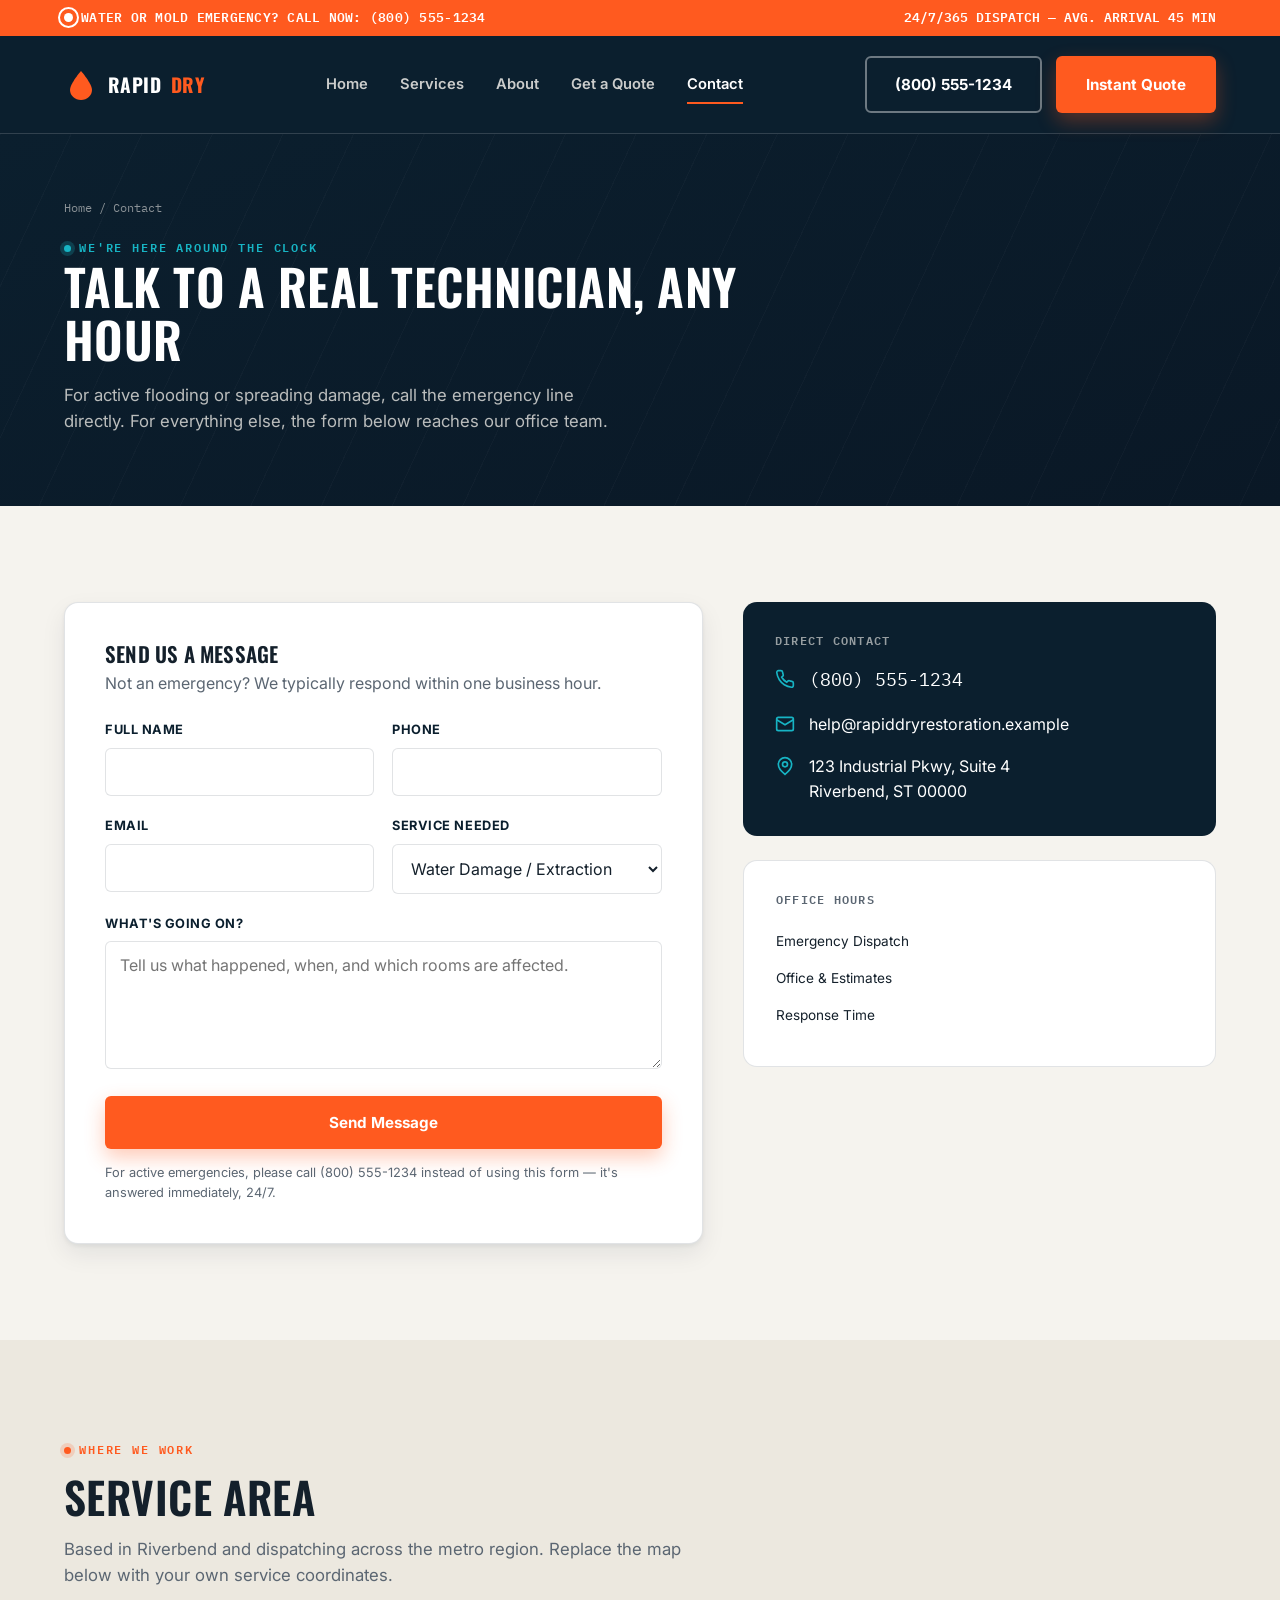
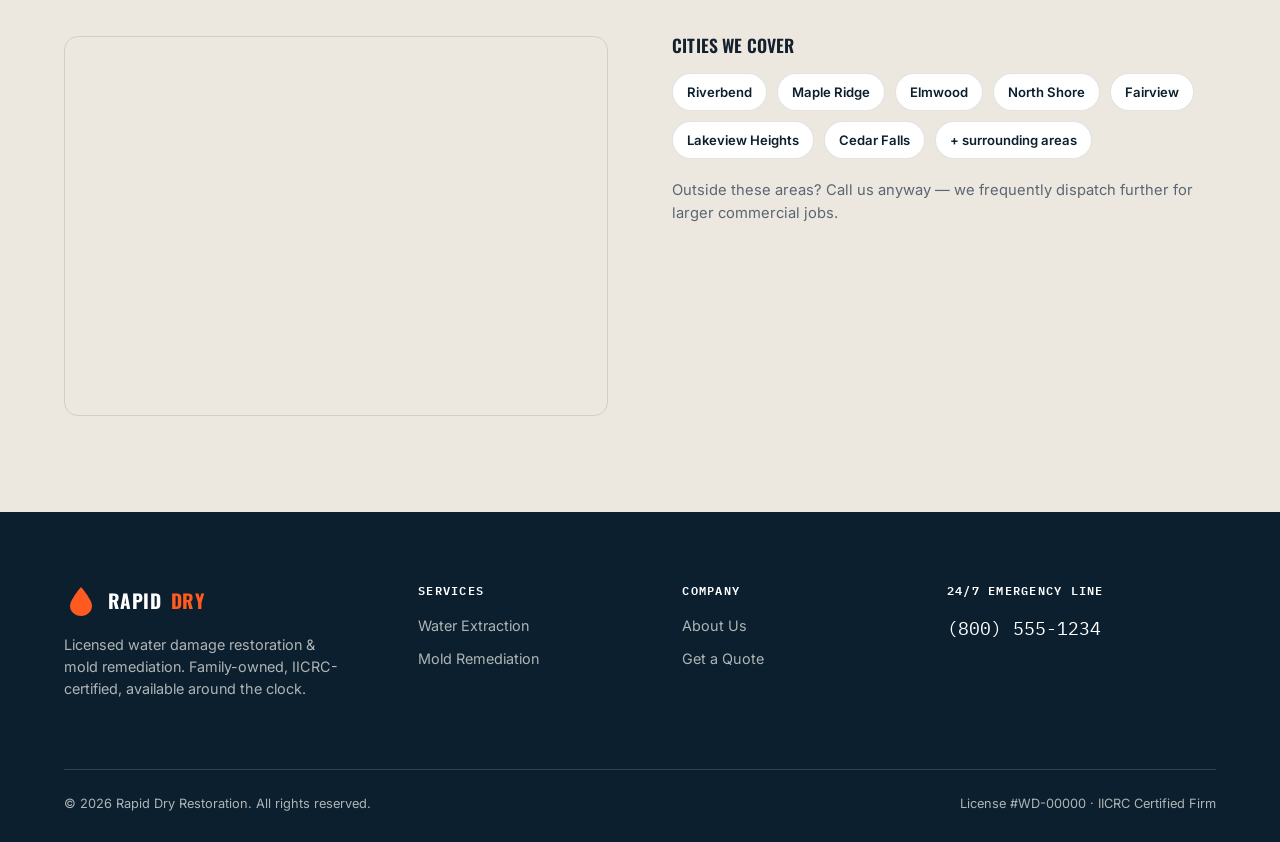
<file: contact.html>
<!DOCTYPE html>
<html lang="en">
<head>
<meta charset="UTF-8">
<meta name="viewport" content="width=device-width, initial-scale=1.0">
<title>Contact Us | Rapid Dry Restoration</title>
<meta name="description" content="Reach Rapid Dry Restoration 24/7 for water damage and mold remediation emergencies. Call, email, or send a message.">
<link rel="stylesheet" href="css/style.css">
</head>
<body>

<div class="topbar">
  <div class="container">
    <a href="tel:+18005551234" class="topbar-phone"><span class="pulse-dot"></span> WATER OR MOLD EMERGENCY? CALL NOW: (800) 555-1234</a>
    <span>24/7/365 DISPATCH &mdash; AVG. ARRIVAL 45 MIN</span>
  </div>
</div>

<header class="site-header">
  <div class="container">
    <a href="index.html" class="brand">
      <svg class="brand-mark" viewBox="0 0 34 34" fill="none" xmlns="http://www.w3.org/2000/svg">
        <path d="M17 3C17 3 6 15.5 6 22C6 27.5 10.9 32 17 32C23.1 32 28 27.5 28 22C28 15.5 17 3 17 3Z" fill="#FF5A1F"/>
      </svg>
      Rapid<span>Dry</span>
    </a>
    <nav class="nav-links" id="navLinks">
      <a href="index.html">Home</a>
      <a href="services.html">Services</a>
      <a href="about.html">About</a>
      <a href="quote.html">Get a Quote</a>
      <a href="contact.html">Contact</a>
    </nav>
    <div class="nav-cta">
      <a href="tel:+18005551234" class="btn btn-outline">(800) 555-1234</a>
      <a href="quote.html" class="btn btn-primary">Instant Quote</a>
      <button class="nav-toggle" id="navToggle" aria-label="Toggle menu" aria-expanded="false"><span></span></button>
    </div>
  </div>
</header>

<section class="page-hero">
  <div class="container">
    <div class="breadcrumb"><a href="index.html">Home</a> / Contact</div>
    <span class="eyebrow on-dark">We're Here Around The Clock</span>
    <h1>Talk to a real technician, any hour</h1>
    <p>For active flooding or spreading damage, call the emergency line directly. For everything else, the form below reaches our office team.</p>
  </div>
</section>

<section class="section">
  <div class="container">
    <div class="quote-layout">
      <div class="form-card reveal">
        <h3 style="font-size:1.3rem; text-transform:uppercase; margin-bottom:6px;">Send Us a Message</h3>
        <p style="color:var(--concrete); margin-bottom:24px;">Not an emergency? We typically respond within one business hour.</p>
        <form data-form action="https://formspree.io/f/YOUR_FORM_ID" method="POST">
          <input type="hidden" name="_subject" value="New contact form submission">
          <div class="field-row">
            <div class="field"><label for="cName">Full Name</label><input type="text" id="cName" name="Name" required></div>
            <div class="field"><label for="cPhone">Phone</label><input type="tel" id="cPhone" name="Phone" required></div>
          </div>
          <div class="field-row">
            <div class="field"><label for="cEmail">Email</label><input type="email" id="cEmail" name="Email" required></div>
            <div class="field">
              <label for="cService">Service Needed</label>
              <select id="cService" name="Service">
                <option>Water Damage / Extraction</option>
                <option>Mold Remediation</option>
                <option>Sewage / Black Water</option>
                <option>Storm / Flood Damage</option>
                <option>Reconstruction</option>
                <option>Not sure / General question</option>
              </select>
            </div>
          </div>
          <div class="field">
            <label for="cMessage">What's going on?</label>
            <textarea id="cMessage" name="Message" rows="5" placeholder="Tell us what happened, when, and which rooms are affected." required></textarea>
          </div>
          <button type="submit" class="btn btn-primary btn-block">Send Message</button>
          <p class="form-note">For active emergencies, please call (800) 555-1234 instead of using this form &mdash; it's answered immediately, 24/7.</p>
        </form>
        <div class="form-success">
          <div class="icon"><svg width="28" height="28" viewBox="0 0 24 24" fill="none" stroke="currentColor" stroke-width="2.5"><path d="M20 6L9 17l-5-5"/></svg></div>
          <h3>Message Sent</h3>
          <p>Thanks &mdash; our team will get back to you within one business hour.</p>
        </div>
      </div>

      <div class="reveal">
        <div style="background:var(--ink); color:#fff; border-radius:var(--radius-lg); padding:32px; margin-bottom:24px;">
          <h4 style="font-family:var(--font-mono); font-size:0.78rem; letter-spacing:0.1em; text-transform:uppercase; color:rgba(245,243,238,0.6); margin-bottom:18px;">Direct Contact</h4>
          <div style="display:flex; align-items:center; gap:14px; margin-bottom:18px;">
            <svg width="20" height="20" viewBox="0 0 24 24" fill="none" stroke="#17B4C4" stroke-width="2"><path d="M22 16.92v3a2 2 0 0 1-2.18 2 19.79 19.79 0 0 1-8.63-3.07 19.5 19.5 0 0 1-6-6 19.79 19.79 0 0 1-3.07-8.67A2 2 0 0 1 4.11 2h3a2 2 0 0 1 2 1.72c.127.96.361 1.903.7 2.81a2 2 0 0 1-.45 2.11L8.09 9.91a16 16 0 0 0 6 6l1.27-1.27a2 2 0 0 1 2.11-.45c.907.339 1.85.573 2.81.7A2 2 0 0 1 22 16.92z"/></svg>
            <a href="tel:+18005551234" style="font-family:var(--font-mono); font-size:1.15rem;">(800) 555-1234</a>
          </div>
          <div style="display:flex; align-items:center; gap:14px; margin-bottom:18px;">
            <svg width="20" height="20" viewBox="0 0 24 24" fill="none" stroke="#17B4C4" stroke-width="2"><rect x="2" y="4" width="20" height="16" rx="2"/><path d="m2 7 10 6 10-6"/></svg>
            <a href="mailto:help@rapiddryrestoration.example">help@rapiddryrestoration.example</a>
          </div>
          <div style="display:flex; align-items:flex-start; gap:14px;">
            <svg width="20" height="20" viewBox="0 0 24 24" fill="none" stroke="#17B4C4" stroke-width="2" style="margin-top:2px;"><path d="M20 10c0 6-8 12-8 12s-8-6-8-12a8 8 0 0 1 16 0Z"/><circle cx="12" cy="10" r="3"/></svg>
            <span>123 Industrial Pkwy, Suite 4<br>Riverbend, ST 00000</span>
          </div>
        </div>
        <div style="background:#fff; border:1px solid var(--line); border-radius:var(--radius-lg); padding:32px;">
          <h4 style="font-size:0.78rem; letter-spacing:0.1em; text-transform:uppercase; color:var(--concrete); margin-bottom:16px; font-family:var(--font-mono);">Office Hours</h4>
          <div class="qc-summary-row" style="color:var(--text);"><span>Emergency Dispatch</span><b>24/7 / 365</b></div>
          <div class="qc-summary-row" style="color:var(--text);"><span>Office &amp; Estimates</span><b>Mon&ndash;Sat, 7am&ndash;7pm</b></div>
          <div class="qc-summary-row" style="color:var(--text);"><span>Response Time</span><b>Avg. 45 min</b></div>
        </div>
      </div>
    </div>
  </div>
</section>

<!-- SERVICE AREA -->
<section class="section section--band" id="areas">
  <div class="container">
    <div class="section-head reveal">
      <span class="eyebrow">Where We Work</span>
      <h2>Service area</h2>
      <p>Based in Riverbend and dispatching across the metro region. Replace the map below with your own service coordinates.</p>
    </div>
    <div class="split reveal" style="align-items:flex-start;">
      <div class="map-embed">
        <iframe
          src="https://www.openstreetmap.org/export/embed.html?bbox=-74.03%2C40.68%2C-73.92%2C40.78&amp;layer=mapnik"
          loading="lazy"
          title="Service area map">
        </iframe>
      </div>
      <div>
        <h3 style="font-size:1.1rem; text-transform:uppercase; margin-bottom:16px;">Cities we cover</h3>
        <div class="area-badges">
          <span class="tag-pill">Riverbend</span>
          <span class="tag-pill">Maple Ridge</span>
          <span class="tag-pill">Elmwood</span>
          <span class="tag-pill">North Shore</span>
          <span class="tag-pill">Fairview</span>
          <span class="tag-pill">Lakeview Heights</span>
          <span class="tag-pill">Cedar Falls</span>
          <span class="tag-pill">+ surrounding areas</span>
        </div>
        <p style="color:var(--concrete); margin-top:20px; font-size:0.92rem;">Outside these areas? Call us anyway &mdash; we frequently dispatch further for larger commercial jobs.</p>
      </div>
    </div>
  </div>
</section>

<footer class="site-footer">
  <div class="container">
    <div class="footer-grid">
      <div class="footer-brand">
        <a href="index.html" class="brand" style="color:#fff;">
          <svg class="brand-mark" viewBox="0 0 34 34" fill="none" xmlns="http://www.w3.org/2000/svg">
            <path d="M17 3C17 3 6 15.5 6 22C6 27.5 10.9 32 17 32C23.1 32 28 27.5 28 22C28 15.5 17 3 17 3Z" fill="#FF5A1F"/>
          </svg>
          Rapid<span>Dry</span>
        </a>
        <p>Licensed water damage restoration &amp; mold remediation. Family-owned, IICRC-certified, available around the clock.</p>
      </div>
      <div>
        <h4>Services</h4>
        <ul>
          <li><a href="services.html#extraction">Water Extraction</a></li>
          <li><a href="services.html#mold">Mold Remediation</a></li>
        </ul>
      </div>
      <div>
        <h4>Company</h4>
        <ul>
          <li><a href="about.html">About Us</a></li>
          <li><a href="quote.html">Get a Quote</a></li>
        </ul>
      </div>
      <div>
        <h4>24/7 Emergency Line</h4>
        <ul>
          <li><a href="tel:+18005551234" style="font-family:var(--font-mono); font-size:1.1rem; color:#fff;">(800) 555-1234</a></li>
        </ul>
      </div>
    </div>
    <div class="footer-bottom">
      <span>&copy; <span data-year>2026</span> Rapid Dry Restoration. All rights reserved.</span>
      <span>License #WD-00000 &middot; IICRC Certified Firm</span>
    </div>
  </div>
</footer>

<script src="js/main.js"></script>
</body>
</html>
</file>
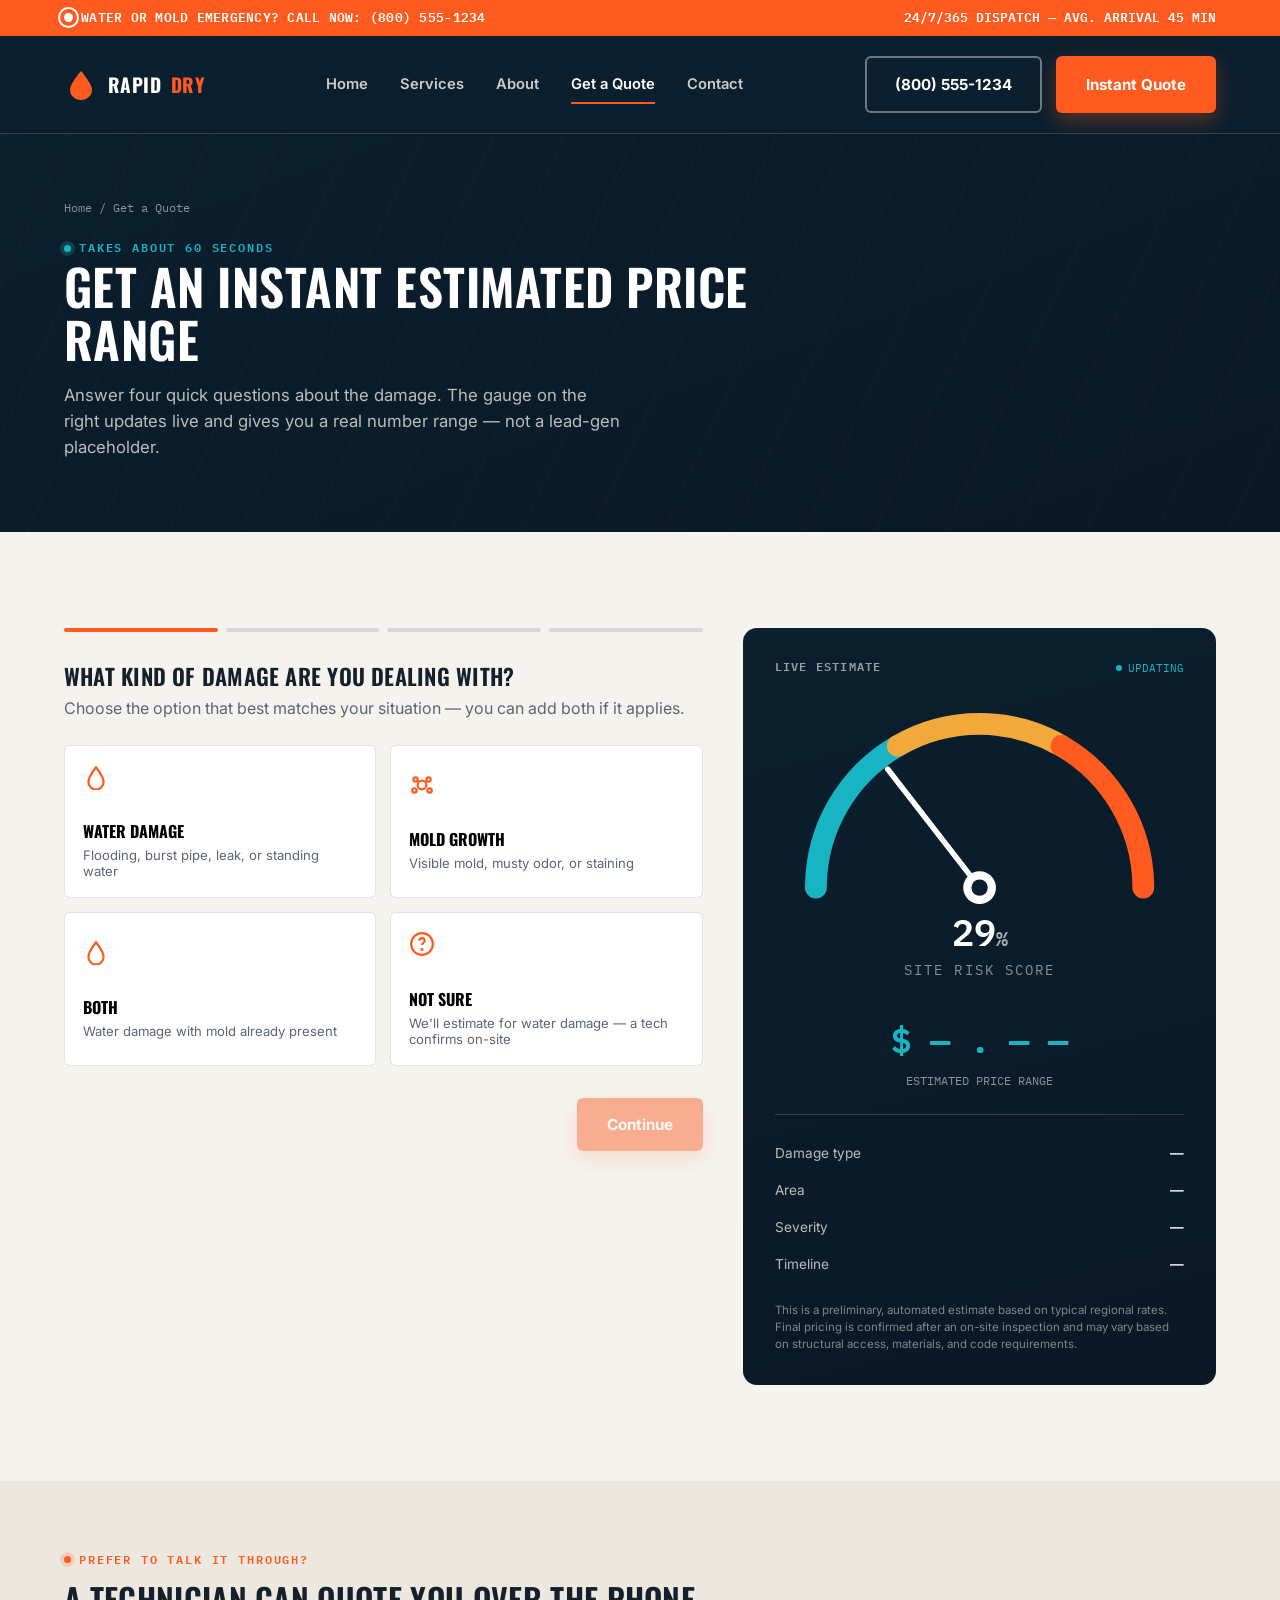
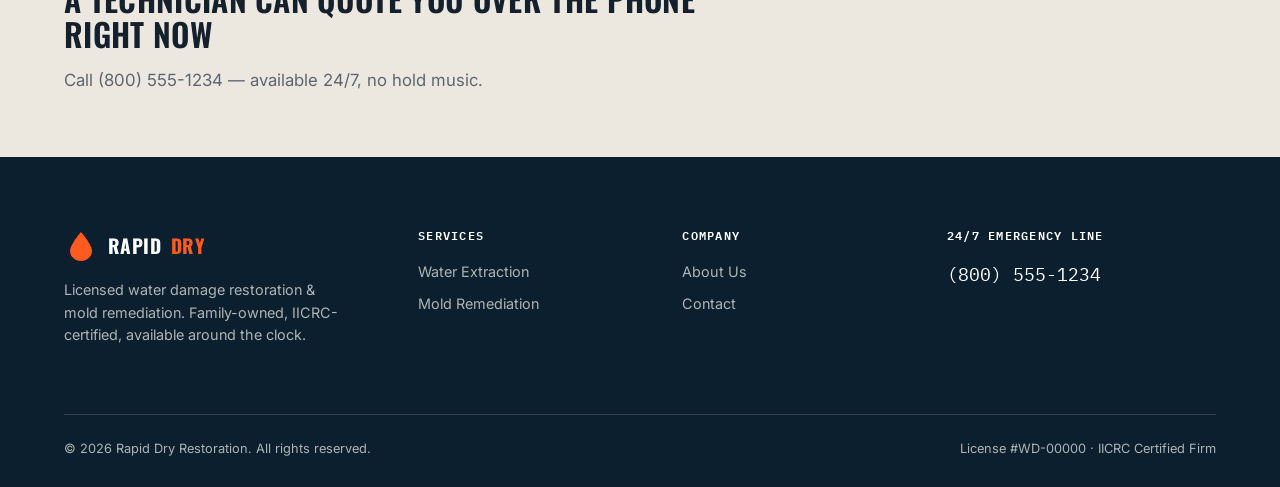
<file: quote.html>
<!DOCTYPE html>
<html lang="en">
<head>
<meta charset="UTF-8">
<meta name="viewport" content="width=device-width, initial-scale=1.0">
<title>Instant Quote Calculator | Rapid Dry Restoration</title>
<meta name="description" content="Get an instant estimated price range for water damage restoration or mold remediation based on your square footage, damage type, and severity.">
<link rel="stylesheet" href="css/style.css">
</head>
<body>

<div class="topbar">
  <div class="container">
    <a href="tel:+18005551234" class="topbar-phone"><span class="pulse-dot"></span> WATER OR MOLD EMERGENCY? CALL NOW: (800) 555-1234</a>
    <span>24/7/365 DISPATCH &mdash; AVG. ARRIVAL 45 MIN</span>
  </div>
</div>

<header class="site-header">
  <div class="container">
    <a href="index.html" class="brand">
      <svg class="brand-mark" viewBox="0 0 34 34" fill="none" xmlns="http://www.w3.org/2000/svg">
        <path d="M17 3C17 3 6 15.5 6 22C6 27.5 10.9 32 17 32C23.1 32 28 27.5 28 22C28 15.5 17 3 17 3Z" fill="#FF5A1F"/>
      </svg>
      Rapid<span>Dry</span>
    </a>
    <nav class="nav-links" id="navLinks">
      <a href="index.html">Home</a>
      <a href="services.html">Services</a>
      <a href="about.html">About</a>
      <a href="quote.html">Get a Quote</a>
      <a href="contact.html">Contact</a>
    </nav>
    <div class="nav-cta">
      <a href="tel:+18005551234" class="btn btn-outline">(800) 555-1234</a>
      <a href="quote.html" class="btn btn-primary">Instant Quote</a>
      <button class="nav-toggle" id="navToggle" aria-label="Toggle menu" aria-expanded="false"><span></span></button>
    </div>
  </div>
</header>

<section class="page-hero">
  <div class="container">
    <div class="breadcrumb"><a href="index.html">Home</a> / Get a Quote</div>
    <span class="eyebrow on-dark">Takes About 60 Seconds</span>
    <h1>Get an instant estimated price range</h1>
    <p>Answer four quick questions about the damage. The gauge on the right updates live and gives you a real number range &mdash; not a lead-gen placeholder.</p>
  </div>
</section>

<section class="section">
  <div class="container">
    <div class="quote-layout" id="quoteCalculator">

      <!-- ===== LEFT: WIZARD ===== -->
      <div>
        <div class="qc-steps">
          <div class="dot" data-dot="1"></div>
          <div class="dot" data-dot="2"></div>
          <div class="dot" data-dot="3"></div>
          <div class="dot" data-dot="4"></div>
        </div>

        <!-- STEP 1: Damage type -->
        <div class="qc-panel" data-step="1">
          <h3>What kind of damage are you dealing with?</h3>
          <p class="hint">Choose the option that best matches your situation &mdash; you can add both if it applies.</p>
          <div class="option-grid">
            <button type="button" class="option-card" data-damage-type="water">
              <div class="icon"><svg width="26" height="26" viewBox="0 0 24 24" fill="none" stroke="currentColor" stroke-width="2"><path d="M12 22s8-4.5 8-11V5l-8-3-8 3v6c0 6.5 8 11 8 11z" opacity="0"/><path d="M12 3C12 3 5 12 5 16.5A7 7 0 0 0 19 16.5C19 12 12 3 12 3Z"/></svg></div>
              <h5>Water Damage</h5>
              <p>Flooding, burst pipe, leak, or standing water</p>
            </button>
            <button type="button" class="option-card" data-damage-type="mold">
              <div class="icon"><svg width="26" height="26" viewBox="0 0 24 24" fill="none" stroke="currentColor" stroke-width="2"><circle cx="12" cy="12" r="4"/><circle cx="6" cy="7" r="2"/><circle cx="18" cy="7" r="2"/><circle cx="5" cy="17" r="2"/><circle cx="19" cy="17" r="2"/></svg></div>
              <h5>Mold Growth</h5>
              <p>Visible mold, musty odor, or staining</p>
            </button>
            <button type="button" class="option-card" data-damage-type="both">
              <div class="icon"><svg width="26" height="26" viewBox="0 0 24 24" fill="none" stroke="currentColor" stroke-width="2"><path d="M12 3C12 3 5 12 5 16.5A7 7 0 0 0 19 16.5C19 12 12 3 12 3Z"/></svg></div>
              <h5>Both</h5>
              <p>Water damage with mold already present</p>
            </button>
            <button type="button" class="option-card" data-damage-type="water" data-note="unsure">
              <div class="icon"><svg width="26" height="26" viewBox="0 0 24 24" fill="none" stroke="currentColor" stroke-width="2"><circle cx="12" cy="12" r="10"/><path d="M9.5 9a2.5 2.5 0 0 1 5 0c0 1.5-2.5 2-2.5 4"/><circle cx="12" cy="17" r="0.5" fill="currentColor"/></svg></div>
              <h5>Not Sure</h5>
              <p>We'll estimate for water damage &mdash; a tech confirms on-site</p>
            </button>
          </div>
          <div class="qc-nav">
            <span></span>
            <button type="button" class="btn btn-primary" data-qc-next="1" disabled>Continue</button>
          </div>
          <p class="qc-error" data-qc-error>Pick an option above to continue.</p>
        </div>

        <!-- STEP 2: Square footage -->
        <div class="qc-panel" data-step="2">
          <h3>About how large is the affected area?</h3>
          <p class="hint">A rough estimate is fine &mdash; we'll confirm exact measurements on-site.</p>
          <div class="slider-block">
            <div class="slider-value"><span id="sqftValue">900</span> <span>sq ft</span></div>
            <input type="range" id="sqftSlider" min="100" max="5000" step="50" value="900">
            <div class="slider-scale"><span>100</span><span>1,250</span><span>2,500</span><span>3,750</span><span>5,000+</span></div>
          </div>
          <div class="qc-nav">
            <button type="button" class="btn btn-outline" data-qc-back>Back</button>
            <button type="button" class="btn btn-primary" data-qc-next="2">Continue</button>
          </div>
        </div>

        <!-- STEP 3: Severity -->
        <div class="qc-panel" data-step="3">
          <h3>How severe is it?</h3>
          <p class="hint">This is the single biggest factor in the price &mdash; be as accurate as you can.</p>

          <div id="waterCatBlock" style="display:none;">
            <p style="font-weight:700; font-size:0.85rem; text-transform:uppercase; letter-spacing:0.04em; margin-bottom:12px;">Water Category</p>
            <div class="option-grid">
              <button type="button" class="option-card" data-water-cat="clean">
                <h5>Category 1 &mdash; Clean</h5>
                <p>Supply line, rainwater, appliance overflow</p>
              </button>
              <button type="button" class="option-card" data-water-cat="grey">
                <h5>Category 2 &mdash; Grey</h5>
                <p>Washing machine, dishwasher, sump pump backup</p>
              </button>
              <button type="button" class="option-card" data-water-cat="black" style="grid-column: span 2;">
                <h5>Category 3 &mdash; Black</h5>
                <p>Sewage backup, flood water, standing >48 hours</p>
              </button>
            </div>
          </div>

          <div id="moldSevBlock" style="display:none; margin-top:20px;">
            <p style="font-weight:700; font-size:0.85rem; text-transform:uppercase; letter-spacing:0.04em; margin-bottom:12px;">Mold Severity</p>
            <div class="option-grid">
              <button type="button" class="option-card" data-mold-sev="minor">
                <h5>Minor</h5>
                <p>Under ~10 sq ft, surface-level</p>
              </button>
              <button type="button" class="option-card" data-mold-sev="moderate">
                <h5>Moderate</h5>
                <p>~10&ndash;100 sq ft, or behind a wall</p>
              </button>
              <button type="button" class="option-card" data-mold-sev="severe" style="grid-column: span 2;">
                <h5>Severe</h5>
                <p>100+ sq ft, multiple rooms, or HVAC-spread</p>
              </button>
            </div>
          </div>

          <div class="qc-nav">
            <button type="button" class="btn btn-outline" data-qc-back>Back</button>
            <button type="button" class="btn btn-primary" data-qc-next="3">Continue</button>
          </div>
          <p class="qc-error" data-qc-error>Pick a severity level above to continue.</p>
        </div>
        <div class="qc-panel" data-step="4">
          <h3>How soon do you need service?</h3>
          <p class="hint">Emergency dispatch carries a premium for after-hours and rush scheduling.</p>
          <div class="option-grid">
            <button type="button" class="option-card" data-urgency="emergency" style="grid-column: span 2;">
              <h5>Emergency &mdash; Today</h5>
              <p>Active flooding or spreading damage right now</p>
            </button>
            <button type="button" class="option-card" data-urgency="soon">
              <h5>Within 24&ndash;48h</h5>
              <p>Contained but needs prompt attention</p>
            </button>
            <button type="button" class="option-card" data-urgency="flexible">
              <h5>Flexible / Planning</h5>
              <p>Scheduling ahead, no active water</p>
            </button>
          </div>

          <div id="qcFormWrap" style="margin-top:32px; border-top:1px solid var(--line); padding-top:28px;">
            <h3 style="font-size:1.1rem;">Send this estimate to yourself + get a firm quote</h3>
            <p class="hint">Optional &mdash; a technician will confirm the exact price after a quick assessment.</p>
            <form id="qcLeadForm" action="https://formspree.io/f/YOUR_FORM_ID" method="POST">
              <input type="hidden" name="_subject" value="New instant-quote request">
              <input type="hidden" id="qcHiddenSummary" name="Estimate Summary" value="">
              <div class="field-row">
                <div class="field"><label for="qcName">Full Name</label><input type="text" id="qcName" name="Name" required></div>
                <div class="field"><label for="qcPhone">Phone</label><input type="tel" id="qcPhone" name="Phone" required></div>
              </div>
              <div class="field-row">
                <div class="field"><label for="qcEmail">Email</label><input type="email" id="qcEmail" name="Email" required></div>
                <div class="field"><label for="qcZip">Property ZIP</label><input type="text" id="qcZip" name="ZIP" required></div>
              </div>
              <button type="submit" class="btn btn-primary btn-block">Email Me This Estimate</button>
              <p class="form-note">We'll never sell your information. By submitting, you agree to be contacted about this request.</p>
            </form>
            <div class="form-success" id="qcSuccess">
              <div class="icon"><svg width="28" height="28" viewBox="0 0 24 24" fill="none" stroke="currentColor" stroke-width="2.5"><path d="M20 6L9 17l-5-5"/></svg></div>
              <h3>Estimate Sent</h3>
              <p>Check your inbox &mdash; a technician will follow up shortly to confirm final pricing.</p>
            </div>
          </div>

          <div class="qc-nav">
            <button type="button" class="btn btn-outline" data-qc-back>Back</button>
            <span></span>
          </div>
        </div>
      </div>

      <!-- ===== RIGHT: LIVE RESULT ===== -->
      <div class="qc-result">
        <div class="gauge-card-head">
          <h3>Live Estimate</h3>
          <span class="live">UPDATING</span>
        </div>
        <div class="gauge-wrap">
          <svg viewBox="0 0 300 230" width="100%">
            <path d="M30,150 A120,120 0 0,1 90,46.1" fill="none" stroke="#17B4C4" stroke-width="16" stroke-linecap="round"/>
            <path d="M90,46.1 A120,120 0 0,1 210,46.1" fill="none" stroke="#F2A93B" stroke-width="16" stroke-linecap="round"/>
            <path d="M210,46.1 A120,120 0 0,1 270,150" fill="none" stroke="#FF5A1F" stroke-width="16" stroke-linecap="round"/>
            <g id="qcGaugeNeedle" style="transform-origin:150px 150px; transition: transform 0.8s cubic-bezier(0.34,1.3,0.4,1);">
              <line x1="150" y1="150" x2="150" y2="40" stroke="#fff" stroke-width="4" stroke-linecap="round"/>
            </g>
            <circle cx="150" cy="150" r="12" fill="#fff"/>
            <circle cx="150" cy="150" r="6" fill="#0B1F2E"/>
            <text x="150" y="193" text-anchor="middle" class="gauge-num-text"><tspan id="qcGaugeReadout">20</tspan><tspan class="gauge-percent-text">%</tspan></text>
            <text x="150" y="214" text-anchor="middle" class="gauge-lbl-text">SITE RISK SCORE</text>
          </svg>
        </div>
        <div class="qc-result-price">
          <div class="range" id="priceRange">$ &mdash; . &mdash; &mdash;</div>
          <div class="caption">ESTIMATED PRICE RANGE</div>
        </div>
        <div class="qc-summary">
          <div class="qc-summary-row"><span>Damage type</span><b id="summaryType">&mdash;</b></div>
          <div class="qc-summary-row"><span>Area</span><b id="summarySize">&mdash;</b></div>
          <div class="qc-summary-row"><span>Severity</span><b id="summarySeverity">&mdash;</b></div>
          <div class="qc-summary-row"><span>Timeline</span><b id="summaryUrgency">&mdash;</b></div>
        </div>
        <p class="qc-disclaimer">This is a preliminary, automated estimate based on typical regional rates. Final pricing is confirmed after an on-site inspection and may vary based on structural access, materials, and code requirements.</p>
      </div>

    </div>
  </div>
</section>

<section class="section--tight section--band">
  <div class="container">
    <div class="section-head reveal" style="margin-bottom:0;">
      <span class="eyebrow">Prefer To Talk It Through?</span>
      <h2 style="font-size:clamp(1.6rem,2.6vw,2rem);">A technician can quote you over the phone right now</h2>
      <p>Call (800) 555-1234 &mdash; available 24/7, no hold music.</p>
    </div>
  </div>
</section>

<footer class="site-footer">
  <div class="container">
    <div class="footer-grid">
      <div class="footer-brand">
        <a href="index.html" class="brand" style="color:#fff;">
          <svg class="brand-mark" viewBox="0 0 34 34" fill="none" xmlns="http://www.w3.org/2000/svg">
            <path d="M17 3C17 3 6 15.5 6 22C6 27.5 10.9 32 17 32C23.1 32 28 27.5 28 22C28 15.5 17 3 17 3Z" fill="#FF5A1F"/>
          </svg>
          Rapid<span>Dry</span>
        </a>
        <p>Licensed water damage restoration &amp; mold remediation. Family-owned, IICRC-certified, available around the clock.</p>
      </div>
      <div>
        <h4>Services</h4>
        <ul>
          <li><a href="services.html#extraction">Water Extraction</a></li>
          <li><a href="services.html#mold">Mold Remediation</a></li>
        </ul>
      </div>
      <div>
        <h4>Company</h4>
        <ul>
          <li><a href="about.html">About Us</a></li>
          <li><a href="contact.html">Contact</a></li>
        </ul>
      </div>
      <div>
        <h4>24/7 Emergency Line</h4>
        <ul>
          <li><a href="tel:+18005551234" style="font-family:var(--font-mono); font-size:1.1rem; color:#fff;">(800) 555-1234</a></li>
        </ul>
      </div>
    </div>
    <div class="footer-bottom">
      <span>&copy; <span data-year>2026</span> Rapid Dry Restoration. All rights reserved.</span>
      <span>License #WD-00000 &middot; IICRC Certified Firm</span>
    </div>
  </div>
</footer>

<script src="js/main.js"></script>
<script src="js/quote-calculator.js"></script>
</body>
</html>
</file>
<file: css/style.css>
/* ==========================================================================
   RAPID DRY RESTORATION — Stylesheet
   Water Damage & Mold Remediation template
   ========================================================================== */

@import url('https://fonts.googleapis.com/css2?family=Oswald:wght@500;600;700&family=Inter:wght@400;500;600;700&family=IBM+Plex+Mono:wght@500;600&display=swap');

:root {
  /* Color tokens */
  --ink: #0B1F2E;          /* deep flood-water navy */
  --ink-2: #123047;        /* secondary navy, gradients/cards */
  --ink-3: #1B4059;        /* tertiary, hover states on dark */
  --paper: #F5F3EE;        /* dry-wall off-white, light section bg */
  --paper-2: #ECE8DF;      /* slightly deeper paper for cards */
  --concrete: #5B6672;     /* neutral slate for secondary text */
  --hazard: #FF5A1F;       /* safety-orange, urgency accent */
  --hazard-dark: #E14A0F;
  --aqua: #17B4C4;         /* restored/dry teal accent */
  --aqua-dark: #0F8E9C;
  --amber: #F2A93B;        /* gauge mid-zone */
  --text: #14202B;
  --line: rgba(11,31,46,0.12);
  --line-light: rgba(245,243,238,0.16);

  --font-display: 'Oswald', 'Arial Narrow', sans-serif;
  --font-body: 'Inter', -apple-system, BlinkMacSystemFont, sans-serif;
  --font-mono: 'IBM Plex Mono', 'Courier New', monospace;

  --radius: 6px;
  --radius-lg: 14px;
  --shadow-card: 0 2px 4px rgba(11,31,46,0.06), 0 10px 24px rgba(11,31,46,0.08);
  --shadow-lift: 0 18px 40px rgba(11,31,46,0.18);
  --ease: cubic-bezier(0.22, 1, 0.36, 1);
}

/* ---------- Reset ---------- */
*, *::before, *::after { box-sizing: border-box; }
html { scroll-behavior: smooth; }
@media (prefers-reduced-motion: reduce) {
  html { scroll-behavior: auto; }
  *, *::before, *::after {
    animation-duration: 0.001ms !important;
    animation-iteration-count: 1 !important;
    transition-duration: 0.001ms !important;
    scroll-behavior: auto !important;
  }
}
body {
  margin: 0;
  font-family: var(--font-body);
  color: var(--text);
  background: var(--paper);
  -webkit-font-smoothing: antialiased;
  line-height: 1.55;
}
img { max-width: 100%; display: block; }
a { color: inherit; text-decoration: none; }
ul { margin: 0; padding: 0; list-style: none; }
h1, h2, h3, h4 { margin: 0; font-family: var(--font-display); font-weight: 600; letter-spacing: 0.01em; line-height: 1.08; }
p { margin: 0; }
button { font-family: inherit; cursor: pointer; }
input, select, textarea { font-family: inherit; font-size: 1rem; }

:focus-visible {
  outline: 3px solid var(--hazard);
  outline-offset: 2px;
}

.container {
  max-width: 1200px;
  margin: 0 auto;
  padding: 0 24px;
}

.eyebrow {
  font-family: var(--font-mono);
  font-size: 0.72rem;
  letter-spacing: 0.16em;
  text-transform: uppercase;
  font-weight: 600;
  display: inline-flex;
  align-items: center;
  gap: 8px;
  color: var(--hazard);
}
.eyebrow::before {
  content: '';
  width: 7px;
  height: 7px;
  border-radius: 50%;
  background: var(--hazard);
  box-shadow: 0 0 0 4px rgba(255,90,31,0.18);
}
.eyebrow.on-dark { color: var(--aqua); }
.eyebrow.on-dark::before { background: var(--aqua); box-shadow: 0 0 0 4px rgba(23,180,196,0.22); }

.section {
  padding: 96px 0;
}
.section--tight { padding: 64px 0; }
.section--dark {
  background: var(--ink);
  color: var(--paper);
  position: relative;
}
.section--band {
  background: var(--paper-2);
}

.section-head {
  max-width: 640px;
  margin-bottom: 48px;
}
.section-head h2 {
  font-size: clamp(2rem, 3.4vw, 2.75rem);
  text-transform: uppercase;
  margin-top: 12px;
}
.section-head p {
  margin-top: 16px;
  color: var(--concrete);
  font-size: 1.05rem;
}
.section--dark .section-head p { color: rgba(245,243,238,0.72); }

/* ---------- Buttons ---------- */
.btn {
  display: inline-flex;
  align-items: center;
  justify-content: center;
  gap: 10px;
  padding: 15px 28px;
  border-radius: var(--radius);
  font-weight: 700;
  font-size: 0.95rem;
  border: 2px solid transparent;
  transition: transform 0.25s var(--ease), box-shadow 0.25s var(--ease), background 0.25s var(--ease), border-color .25s var(--ease), color .25s var(--ease);
  white-space: nowrap;
}
.btn-primary {
  background: var(--hazard);
  color: #fff;
  box-shadow: 0 8px 20px rgba(255,90,31,0.32);
}
.btn-primary:hover { background: var(--hazard-dark); transform: translateY(-2px); box-shadow: 0 12px 26px rgba(255,90,31,0.4); }
.btn-outline {
  background: transparent;
  border-color: currentColor;
  color: inherit;
}
.btn-outline:hover { background: rgba(255,255,255,0.08); transform: translateY(-2px); }
.section:not(.section--dark) .btn-outline { border-color: var(--ink); }
.section:not(.section--dark) .btn-outline:hover { background: var(--ink); color: #fff; }
.btn-aqua {
  background: var(--aqua);
  color: #04262a;
  box-shadow: 0 8px 20px rgba(23,180,196,0.3);
}
.btn-aqua:hover { background: var(--aqua-dark); color: #fff; transform: translateY(-2px); }
.btn-block { width: 100%; }
.btn[disabled] { opacity: 0.45; cursor: not-allowed; transform: none !important; }

/* The outline button in the (dark) site header needs explicit white text —
   otherwise it inherits the default dark body text color and disappears. */
.site-header .btn-outline {
  color: #fff;
  border-color: rgba(255,255,255,0.4);
}
.site-header .btn-outline:hover {
  background: rgba(255,255,255,0.1);
  color: #fff;
}

/* ---------- Emergency top bar ---------- */
.topbar {
  background: var(--hazard);
  color: #fff;
  font-family: var(--font-mono);
  font-size: 0.8rem;
  font-weight: 600;
}
.topbar .container {
  display: flex;
  align-items: center;
  justify-content: space-between;
  gap: 16px;
  padding-top: 8px;
  padding-bottom: 8px;
  flex-wrap: wrap;
}
.topbar-phone { display: inline-flex; align-items: center; gap: 8px; letter-spacing: 0.02em; }
.pulse-dot {
  width: 9px; height: 9px; border-radius: 50%;
  background: #fff;
  position: relative;
  flex-shrink: 0;
}
.pulse-dot::after {
  content: '';
  position: absolute; inset: -6px;
  border-radius: 50%;
  border: 2px solid #fff;
  animation: pulse-ring 1.8s var(--ease) infinite;
}
@keyframes pulse-ring {
  0% { transform: scale(0.5); opacity: 0.9; }
  100% { transform: scale(1.9); opacity: 0; }
}

/* ---------- Header / Nav ---------- */
.site-header {
  position: sticky;
  top: 0;
  z-index: 100;
  /* Solid, not translucent+blurred: combining backdrop-filter with a sticky
     header can break position:fixed children (like the mobile nav panel)
     on some mobile browsers by giving them the wrong containing block. */
  background: #0B1F2E;
  border-bottom: 1px solid var(--line-light);
  transition: padding 0.3s var(--ease);
}
.site-header .container {
  display: flex;
  align-items: center;
  justify-content: space-between;
  padding-top: 20px;
  padding-bottom: 20px;
  transition: padding 0.3s var(--ease);
}
.site-header.is-scrolled .container { padding-top: 12px; padding-bottom: 12px; }

.brand {
  display: flex;
  align-items: center;
  gap: 10px;
  color: #fff;
  font-family: var(--font-display);
  font-weight: 700;
  font-size: 1.2rem;
  text-transform: uppercase;
  letter-spacing: 0.02em;
}
.brand-mark {
  width: 34px; height: 34px;
  flex-shrink: 0;
}
.brand span { color: var(--hazard); }

.nav-links {
  display: flex;
  align-items: center;
  gap: 32px;
}
.nav-links a {
  color: rgba(245,243,238,0.82);
  font-size: 0.92rem;
  font-weight: 600;
  position: relative;
  padding: 4px 0;
  transition: color .2s ease;
}
.nav-links a::after {
  content: '';
  position: absolute;
  left: 0; bottom: -4px;
  width: 0; height: 2px;
  background: var(--hazard);
  transition: width .25s var(--ease);
}
.nav-links a:hover, .nav-links a.is-active { color: #fff; }
.nav-links a:hover::after, .nav-links a.is-active::after { width: 100%; }

.nav-cta { display: flex; align-items: center; gap: 14px; }
.nav-toggle {
  display: none;
  background: none;
  border: none;
  width: 40px; height: 40px;
  position: relative;
}
.nav-toggle span, .nav-toggle span::before, .nav-toggle span::after {
  content: '';
  position: absolute;
  left: 8px; right: 8px;
  height: 2px;
  background: #fff;
  transition: transform .25s var(--ease), opacity .25s var(--ease);
}
.nav-toggle span { top: 19px; }
.nav-toggle span::before { top: -7px; }
.nav-toggle span::after { top: 7px; }
.nav-toggle.is-open span { background: transparent; }
.nav-toggle.is-open span::before { transform: translateY(7px) rotate(45deg); }
.nav-toggle.is-open span::after { transform: translateY(-7px) rotate(-45deg); }

@media (max-width: 880px) {
  .nav-links {
    position: fixed;
    top: var(--header-h, 96px);
    left: 0; right: 0; bottom: 0;
    padding: 32px 24px 32px;
    background: #ffffff;
    flex-direction: column;
    justify-content: flex-start;
    align-items: flex-start;
    gap: 22px;
    transform: translateX(100%);
    transition: transform .35s var(--ease);
    z-index: 90;
    overflow-y: auto;
    box-shadow: 0 12px 30px rgba(11,31,46,0.15);
  }
  .nav-links.is-open { transform: translateX(0); }
  .nav-links a {
    color: var(--ink);
    font-size: 1.15rem;
  }
  .nav-links a:hover, .nav-links a.is-active { color: var(--hazard-dark); }
  .nav-toggle { display: block; }
  .nav-cta .btn-outline { display: none; }
}

/* ---------- Hero ---------- */
.hero {
  background:
    radial-gradient(circle at 82% 18%, rgba(23,180,196,0.16), transparent 45%),
    radial-gradient(circle at 12% 92%, rgba(255,90,31,0.14), transparent 40%),
    linear-gradient(160deg, var(--ink) 0%, #0A1826 100%);
  color: #fff;
  position: relative;
  overflow: hidden;
  padding: 88px 0 96px;
}
.hero::before {
  content: '';
  position: absolute; inset: 0;
  background-image:
    repeating-linear-gradient(115deg, rgba(255,255,255,0.025) 0px, rgba(255,255,255,0.025) 1px, transparent 1px, transparent 64px);
  pointer-events: none;
}
.hero-grid {
  display: grid;
  grid-template-columns: 1.05fr 0.95fr;
  gap: 56px;
  align-items: center;
  position: relative;
}
.hero-copy h1 {
  font-size: clamp(2.4rem, 5vw, 3.6rem);
  text-transform: uppercase;
  margin: 16px 0 20px;
}
.hero-copy h1 em {
  font-style: normal;
  color: var(--hazard);
}
.hero-copy p.lede {
  font-size: 1.1rem;
  color: rgba(245,243,238,0.78);
  max-width: 520px;
  margin-bottom: 32px;
}
.hero-actions {
  display: flex;
  flex-wrap: wrap;
  gap: 16px;
  margin-bottom: 40px;
}
.hero-trust {
  display: flex;
  flex-wrap: wrap;
  gap: 28px;
  border-top: 1px solid var(--line-light);
  padding-top: 24px;
}
.hero-trust-item { display: flex; align-items: center; gap: 10px; }
.hero-trust-item svg { flex-shrink: 0; color: var(--aqua); }
.hero-trust-item span { font-size: 0.85rem; color: rgba(245,243,238,0.75); font-weight: 500; }

.hero-visual {
  position: relative;
  display: flex;
  align-items: center;
  justify-content: center;
}
.gauge-card {
  background: linear-gradient(165deg, rgba(255,255,255,0.06), rgba(255,255,255,0.02));
  border: 1px solid var(--line-light);
  border-radius: var(--radius-lg);
  padding: 32px 32px 26px;
  width: 100%;
  max-width: 420px;
  backdrop-filter: blur(6px);
}
.gauge-card-head {
  display: flex;
  justify-content: space-between;
  align-items: baseline;
  margin-bottom: 6px;
}
.gauge-card-head h3 {
  font-family: var(--font-mono);
  font-size: 0.75rem;
  letter-spacing: 0.1em;
  text-transform: uppercase;
  color: rgba(245,243,238,0.6);
  font-weight: 600;
}
.gauge-card-head .live {
  font-family: var(--font-mono);
  font-size: 0.7rem;
  color: var(--aqua);
  display: flex; align-items: center; gap: 6px;
}
.gauge-card-head .live::before {
  content: '';
  width: 6px; height: 6px; border-radius: 50%;
  background: var(--aqua);
  animation: blink 1.6s ease infinite;
}
@keyframes blink { 50% { opacity: 0.25; } }

.gauge-wrap { position: relative; }
/* Gauge digital readout — lives inside the SVG itself (not an HTML overlay)
   so it always aligns with the dial regardless of container width. */
.gauge-num-text {
  font-family: var(--font-mono);
  font-size: 27px;
  font-weight: 600;
  fill: #ffffff;
}
.gauge-percent-text {
  font-size: 15px;
  fill: rgba(255,255,255,0.65);
}
.gauge-lbl-text {
  font-family: var(--font-mono);
  font-size: 10px;
  letter-spacing: 1.5px;
  fill: rgba(245,243,238,0.55);
}
#gaugeNeedle { transform-origin: 150px 150px; transition: transform 1.4s cubic-bezier(0.34, 1.3, 0.4, 1); }
.gauge-legend {
  display: flex;
  justify-content: space-between;
  margin-top: 14px;
  font-family: var(--font-mono);
  font-size: 0.68rem;
  color: rgba(245,243,238,0.55);
}
.gauge-legend span { display: flex; align-items: center; gap: 6px; }
.gauge-legend i { width: 8px; height: 8px; border-radius: 2px; display: inline-block; }

/* ---------- Stats strip ---------- */
.stats-strip {
  background: var(--ink-2);
  color: #fff;
  padding: 40px 0;
}
.stats-grid {
  display: grid;
  grid-template-columns: repeat(4, 1fr);
  gap: 24px;
}
.stat h3 {
  font-family: var(--font-mono);
  font-size: clamp(1.8rem, 3vw, 2.6rem);
  color: var(--aqua);
  font-weight: 600;
}
.stat p {
  font-size: 0.82rem;
  color: rgba(245,243,238,0.68);
  margin-top: 6px;
  font-weight: 500;
}

/* ---------- Service cards ---------- */
.card-grid {
  display: grid;
  grid-template-columns: repeat(3, 1fr);
  gap: 28px;
}
.service-card {
  background: #fff;
  border-radius: var(--radius-lg);
  overflow: hidden;
  box-shadow: var(--shadow-card);
  border: 1px solid var(--line);
  transition: transform 0.35s var(--ease), box-shadow 0.35s var(--ease), border-color .35s var(--ease);
  display: flex;
  flex-direction: column;
}
.service-card:hover {
  transform: translateY(-8px);
  box-shadow: var(--shadow-lift);
  border-color: var(--hazard);
}
.service-card .thumb {
  height: 190px;
  overflow: hidden;
  position: relative;
}
.service-card .thumb img {
  width: 100%; height: 100%; object-fit: cover;
  transition: transform 0.6s var(--ease);
}
.service-card:hover .thumb img { transform: scale(1.08); }
.service-card .thumb::after {
  content: '';
  position: absolute; inset: 0;
  background: linear-gradient(180deg, rgba(11,31,46,0) 40%, rgba(11,31,46,0.55) 100%);
}
.service-card .tag {
  position: absolute;
  top: 14px; left: 14px;
  background: var(--hazard);
  color: #fff;
  font-family: var(--font-mono);
  font-size: 0.65rem;
  letter-spacing: 0.08em;
  text-transform: uppercase;
  padding: 5px 10px;
  border-radius: 4px;
  z-index: 2;
  font-weight: 600;
}
.service-card .body { padding: 24px 24px 26px; flex: 1; display: flex; flex-direction: column; }
.service-card h3 { font-size: 1.2rem; text-transform: uppercase; margin-bottom: 10px; }
.service-card p { color: var(--concrete); font-size: 0.92rem; flex: 1; }
.service-card .link {
  margin-top: 16px;
  font-weight: 700;
  font-size: 0.85rem;
  display: inline-flex;
  align-items: center;
  gap: 6px;
  color: var(--ink);
}
.service-card .link svg { transition: transform 0.25s var(--ease); }
.service-card:hover .link svg { transform: translateX(4px); }

/* ---------- Process timeline (real sequence) ---------- */
.timeline {
  position: relative;
  display: grid;
  grid-template-columns: repeat(4, 1fr);
  gap: 24px;
  margin-top: 12px;
}
.timeline::before {
  content: '';
  position: absolute;
  top: 26px; left: 0; right: 0;
  height: 2px;
  background: var(--line);
}
.timeline-progress {
  position: absolute;
  top: 26px; left: 0;
  height: 2px;
  background: var(--hazard);
  width: 0%;
  transition: width 1.4s var(--ease);
}
.timeline-step { position: relative; }
.timeline-step .marker {
  width: 52px; height: 52px;
  border-radius: 50%;
  background: #fff;
  border: 2px solid var(--line);
  display: flex; align-items: center; justify-content: center;
  font-family: var(--font-mono);
  font-weight: 600;
  font-size: 0.8rem;
  color: var(--ink);
  margin-bottom: 20px;
  position: relative;
  z-index: 2;
  transition: border-color .4s ease, background .4s ease, color .4s ease, transform .4s var(--ease);
}
.timeline-step.is-active .marker {
  border-color: var(--hazard);
  background: var(--hazard);
  color: #fff;
  transform: scale(1.08);
}
.timeline-step h4 { font-size: 1.02rem; text-transform: uppercase; margin-bottom: 8px; }
.timeline-step p { font-size: 0.88rem; color: var(--concrete); }

/* ---------- Split / why-us ---------- */
.split {
  display: grid;
  grid-template-columns: 1fr 1fr;
  gap: 64px;
  align-items: center;
}
.split-media { position: relative; border-radius: var(--radius-lg); overflow: hidden; }
.split-media img { width: 100%; height: 520px; object-fit: cover; }
.split-badge {
  position: absolute;
  bottom: 20px; left: 20px;
  background: rgba(11,31,46,0.88);
  color: #fff;
  padding: 14px 18px;
  border-radius: var(--radius);
  font-family: var(--font-mono);
  font-size: 0.78rem;
  backdrop-filter: blur(4px);
}
.split-badge b { display: block; font-size: 1.3rem; color: var(--aqua); }
.reason {
  display: flex;
  gap: 16px;
  padding: 18px 0;
  border-bottom: 1px solid var(--line);
}
.reason:last-child { border-bottom: none; }
.reason .num {
  font-family: var(--font-mono);
  font-size: 0.85rem;
  color: var(--hazard);
  font-weight: 600;
  padding-top: 3px;
}
.reason h4 { font-size: 1.05rem; text-transform: uppercase; margin-bottom: 6px; }
.reason p { color: var(--concrete); font-size: 0.92rem; }

/* ---------- CTA banner ---------- */
.cta-banner {
  background: linear-gradient(120deg, var(--hazard) 0%, var(--hazard-dark) 100%);
  color: #fff;
  border-radius: var(--radius-lg);
  padding: 56px;
  display: flex;
  align-items: center;
  justify-content: space-between;
  gap: 32px;
  flex-wrap: wrap;
  position: relative;
  overflow: hidden;
}
.cta-banner::after {
  content: '';
  position: absolute;
  right: -60px; top: -60px;
  width: 260px; height: 260px;
  border-radius: 50%;
  background: rgba(255,255,255,0.08);
}
.cta-banner h2 { font-size: clamp(1.7rem, 3vw, 2.3rem); text-transform: uppercase; max-width: 480px; }
.cta-banner p { margin-top: 10px; color: rgba(255,255,255,0.85); max-width: 460px; }
.cta-banner .btn-outline { border-color: #fff; }
.cta-banner .btn-outline:hover { background: #fff; color: var(--hazard-dark); }

/* ---------- Testimonials ---------- */
.testi-grid {
  display: grid;
  grid-template-columns: repeat(3, 1fr);
  gap: 24px;
}
.testi-card {
  background: #fff;
  border: 1px solid var(--line);
  border-radius: var(--radius-lg);
  padding: 28px;
  transition: transform .3s var(--ease), box-shadow .3s var(--ease);
}
.testi-card:hover { transform: translateY(-6px); box-shadow: var(--shadow-card); }
.stars { color: var(--hazard); font-size: 0.9rem; letter-spacing: 2px; margin-bottom: 14px; }
.testi-card p.quote { font-size: 0.96rem; color: var(--text); margin-bottom: 20px; }
.testi-person { display: flex; align-items: center; gap: 12px; }
.avatar {
  width: 42px; height: 42px;
  border-radius: 50%;
  background: var(--ink);
  color: #fff;
  display: flex; align-items: center; justify-content: center;
  font-family: var(--font-mono);
  font-weight: 600;
  font-size: 0.85rem;
  flex-shrink: 0;
}
.testi-person .who b { display: block; font-size: 0.9rem; }
.testi-person .who span { font-size: 0.78rem; color: var(--concrete); }

/* ---------- Footer ---------- */
.site-footer {
  background: var(--ink);
  color: rgba(245,243,238,0.7);
  padding: 72px 0 28px;
}
.footer-grid {
  display: grid;
  grid-template-columns: 1.4fr 1fr 1fr 1.2fr;
  gap: 40px;
  padding-bottom: 48px;
  border-bottom: 1px solid var(--line-light);
}
.footer-grid h4 {
  color: #fff;
  font-size: 0.78rem;
  letter-spacing: 0.1em;
  text-transform: uppercase;
  font-family: var(--font-mono);
  margin-bottom: 18px;
}
.footer-grid li { margin-bottom: 10px; font-size: 0.9rem; }
.footer-grid a:hover { color: #fff; }
.footer-brand p { font-size: 0.9rem; margin: 16px 0 20px; max-width: 280px; }
.footer-bottom {
  display: flex;
  justify-content: space-between;
  padding-top: 24px;
  font-size: 0.8rem;
  flex-wrap: wrap;
  gap: 12px;
}
.social-row { display: flex; gap: 12px; }
.social-row a {
  width: 36px; height: 36px;
  border-radius: 50%;
  border: 1px solid var(--line-light);
  display: flex; align-items: center; justify-content: center;
  transition: background .25s ease, border-color .25s ease;
}
.social-row a:hover { background: var(--hazard); border-color: var(--hazard); }

/* ---------- Reveal-on-scroll ---------- */
.reveal {
  opacity: 0;
  transform: translateY(28px);
  transition: opacity 0.7s var(--ease), transform 0.7s var(--ease);
}
.reveal.is-visible { opacity: 1; transform: translateY(0); }
.reveal-stagger.is-visible .stagger-item { opacity: 1; transform: translateY(0); }
.stagger-item {
  opacity: 0;
  transform: translateY(24px);
  transition: opacity 0.6s var(--ease), transform 0.6s var(--ease);
}
.stagger-item:nth-child(1) { transition-delay: 0.05s; }
.stagger-item:nth-child(2) { transition-delay: 0.15s; }
.stagger-item:nth-child(3) { transition-delay: 0.25s; }
.stagger-item:nth-child(4) { transition-delay: 0.35s; }
.stagger-item:nth-child(5) { transition-delay: 0.45s; }
.stagger-item:nth-child(6) { transition-delay: 0.55s; }

/* ---------- Page hero (inner pages) ---------- */
.page-hero {
  background: linear-gradient(160deg, var(--ink), #0A1826);
  color: #fff;
  padding: 64px 0 72px;
  position: relative;
  overflow: hidden;
}
.page-hero::before {
  content: '';
  position: absolute; inset: 0;
  background-image: repeating-linear-gradient(115deg, rgba(255,255,255,0.025) 0px, rgba(255,255,255,0.025) 1px, transparent 1px, transparent 64px);
}
.page-hero .container { position: relative; }
.breadcrumb {
  font-family: var(--font-mono);
  font-size: 0.78rem;
  color: rgba(245,243,238,0.55);
  margin-bottom: 16px;
}
.breadcrumb a:hover { color: #fff; }
.page-hero h1 {
  font-size: clamp(2.1rem, 4.4vw, 3.1rem);
  text-transform: uppercase;
  max-width: 720px;
}
.page-hero p { margin-top: 16px; color: rgba(245,243,238,0.75); max-width: 560px; font-size: 1.05rem; }

/* ---------- Forms ---------- */
.field { margin-bottom: 20px; }
.field label {
  display: block;
  font-size: 0.8rem;
  font-weight: 700;
  text-transform: uppercase;
  letter-spacing: 0.04em;
  margin-bottom: 8px;
  color: var(--ink);
}
.section--dark .field label { color: rgba(245,243,238,0.85); }
.field input, .field select, .field textarea {
  width: 100%;
  padding: 13px 14px;
  border-radius: var(--radius);
  border: 1.5px solid var(--line);
  background: #fff;
  color: var(--text);
  transition: border-color .2s ease, box-shadow .2s ease;
}
.field input:focus, .field select:focus, .field textarea:focus {
  border-color: var(--aqua);
  box-shadow: 0 0 0 4px rgba(23,180,196,0.15);
  outline: none;
}
.field-row { display: grid; grid-template-columns: 1fr 1fr; gap: 18px; }
.form-card {
  background: #fff;
  border-radius: var(--radius-lg);
  padding: 40px;
  box-shadow: var(--shadow-card);
  border: 1px solid var(--line);
}
.form-note { font-size: 0.8rem; color: var(--concrete); margin-top: 14px; }
.form-success {
  display: none;
  text-align: center;
  padding: 40px 20px;
}
.form-success.is-visible { display: block; }
.form-success .icon {
  width: 64px; height: 64px;
  border-radius: 50%;
  background: rgba(23,180,196,0.14);
  color: var(--aqua-dark);
  display: flex; align-items: center; justify-content: center;
  margin: 0 auto 20px;
}
.form-success h3 { font-size: 1.3rem; text-transform: uppercase; margin-bottom: 10px; }
.form-success p { color: var(--concrete); }

/* ---------- Quote Calculator ---------- */
.quote-layout {
  display: grid;
  grid-template-columns: 1.35fr 1fr;
  gap: 40px;
  align-items: start;
}
.qc-steps {
  display: flex;
  gap: 8px;
  margin-bottom: 32px;
}
.qc-steps .dot {
  flex: 1;
  height: 4px;
  border-radius: 4px;
  background: var(--line);
  position: relative;
  overflow: hidden;
}
.qc-steps .dot::after {
  content: '';
  position: absolute; inset: 0;
  background: var(--hazard);
  transform: scaleX(0);
  transform-origin: left;
  transition: transform .5s var(--ease);
}
.qc-steps .dot.is-done::after, .qc-steps .dot.is-active::after { transform: scaleX(1); }

.qc-panel { display: none; }
.qc-panel.is-active { display: block; animation: fadeSlide .5s var(--ease); }
@keyframes fadeSlide {
  from { opacity: 0; transform: translateX(16px); }
  to { opacity: 1; transform: translateX(0); }
}
.qc-panel h3 {
  font-size: 1.4rem;
  text-transform: uppercase;
  margin-bottom: 8px;
}
.qc-panel > p.hint { color: var(--concrete); margin-bottom: 24px; }

.option-grid {
  display: grid;
  grid-template-columns: repeat(2, 1fr);
  gap: 14px;
}
.option-card {
  border: 1.5px solid var(--line);
  border-radius: var(--radius);
  padding: 18px;
  background: #fff;
  cursor: pointer;
  transition: border-color .25s ease, transform .25s var(--ease), box-shadow .25s ease;
  text-align: left;
}
.option-card:hover { transform: translateY(-3px); box-shadow: var(--shadow-card); }
.option-card.is-selected {
  border-color: var(--hazard);
  background: rgba(255,90,31,0.05);
  box-shadow: 0 0 0 3px rgba(255,90,31,0.12);
}
.option-card .icon { color: var(--hazard); margin-bottom: 10px; }
.option-card h5 { font-family: var(--font-display); font-size: 1rem; text-transform: uppercase; margin-bottom: 4px; }
.option-card p { font-size: 0.82rem; color: var(--concrete); }

.slider-block { margin: 28px 0 8px; }
.slider-value {
  font-family: var(--font-mono);
  font-size: 2.4rem;
  font-weight: 600;
  color: var(--ink);
}
.slider-value span { font-size: 1.1rem; color: var(--concrete); font-weight: 500; }
input[type="range"] {
  width: 100%;
  margin-top: 18px;
  -webkit-appearance: none;
  height: 6px;
  border-radius: 4px;
  background: linear-gradient(90deg, var(--aqua) 0%, var(--amber) 50%, var(--hazard) 100%);
  outline: none;
}
input[type="range"]::-webkit-slider-thumb {
  -webkit-appearance: none;
  width: 24px; height: 24px;
  border-radius: 50%;
  background: #fff;
  border: 4px solid var(--ink);
  cursor: pointer;
  box-shadow: 0 2px 8px rgba(0,0,0,0.25);
}
input[type="range"]::-moz-range-thumb {
  width: 24px; height: 24px;
  border-radius: 50%;
  background: #fff;
  border: 4px solid var(--ink);
  cursor: pointer;
}
.slider-scale { display: flex; justify-content: space-between; font-size: 0.75rem; color: var(--concrete); margin-top: 8px; font-family: var(--font-mono); }

.qc-nav { display: flex; justify-content: space-between; margin-top: 32px; }

.qc-error {
  display: flex;
  align-items: center;
  gap: 8px;
  margin-top: 14px;
  font-size: 0.85rem;
  font-weight: 600;
  color: var(--hazard-dark);
  opacity: 0;
  max-height: 0;
  overflow: hidden;
  transition: opacity 0.25s ease, max-height 0.25s ease;
}
.qc-error.is-shown { opacity: 1; max-height: 40px; }
.qc-error::before {
  content: '!';
  flex-shrink: 0;
  width: 16px; height: 16px;
  border-radius: 50%;
  background: var(--hazard);
  color: #fff;
  font-size: 0.7rem;
  display: flex; align-items: center; justify-content: center;
}
@keyframes qc-shake {
  0%, 100% { transform: translateX(0); }
  20% { transform: translateX(-6px); }
  40% { transform: translateX(5px); }
  60% { transform: translateX(-4px); }
  80% { transform: translateX(3px); }
}
.option-grid.is-shaking { animation: qc-shake 0.4s ease; }

/* Result gauge card (right column, sticky) */
.qc-result {
  position: sticky;
  top: 100px;
  background: linear-gradient(165deg, var(--ink), #0A1826);
  color: #fff;
  border-radius: var(--radius-lg);
  padding: 32px;
  overflow: hidden;
}
.qc-result-price {
  text-align: center;
  margin-top: 10px;
}
.qc-result-price .range {
  font-family: var(--font-mono);
  font-size: 2.1rem;
  font-weight: 600;
  color: var(--aqua);
  letter-spacing: -0.01em;
}
.qc-result-price .caption {
  font-size: 0.75rem;
  color: rgba(245,243,238,0.55);
  margin-top: 6px;
  font-family: var(--font-mono);
}
.qc-summary { margin-top: 24px; border-top: 1px solid var(--line-light); padding-top: 20px; }
.qc-summary-row {
  display: flex;
  justify-content: space-between;
  font-size: 0.85rem;
  padding: 8px 0;
  color: rgba(245,243,238,0.75);
}
.qc-summary-row b { color: #fff; font-weight: 600; }
.qc-disclaimer {
  font-size: 0.72rem;
  color: rgba(245,243,238,0.5);
  margin-top: 18px;
  line-height: 1.5;
}

/* ---------- Misc utility ---------- */
.tag-pill {
  display: inline-flex;
  align-items: center;
  gap: 8px;
  padding: 8px 14px;
  border-radius: 999px;
  border: 1px solid var(--line);
  font-size: 0.82rem;
  font-weight: 600;
  color: var(--ink);
  background: #fff;
}
.icon-badge {
  width: 52px; height: 52px;
  border-radius: 12px;
  background: rgba(255,90,31,0.1);
  color: var(--hazard);
  display: flex; align-items: center; justify-content: center;
  margin-bottom: 18px;
}
.two-col-list { display: grid; grid-template-columns: 1fr 1fr; gap: 12px 24px; margin-top: 8px; }
.check-item { display: flex; align-items: flex-start; gap: 10px; font-size: 0.92rem; color: var(--text); }
.check-item svg { color: var(--aqua-dark); flex-shrink: 0; margin-top: 2px; }

.map-embed {
  border-radius: var(--radius-lg);
  overflow: hidden;
  border: 1px solid var(--line);
  height: 380px;
}
.map-embed iframe { width: 100%; height: 100%; border: 0; filter: grayscale(0.3) contrast(1.05); }

.area-badges { display: flex; flex-wrap: wrap; gap: 10px; margin-top: 18px; }

/* ---------- Responsive ---------- */
@media (max-width: 1000px) {
  .hero-grid { grid-template-columns: 1fr; }
  .hero-visual { order: -1; max-width: 420px; margin: 0 auto; }
  .card-grid { grid-template-columns: repeat(2, 1fr); }
  .testi-grid { grid-template-columns: repeat(2, 1fr); }
  .stats-grid { grid-template-columns: repeat(2, 1fr); }
  .timeline { grid-template-columns: repeat(2, 1fr); row-gap: 40px; }
  .timeline::before, .timeline-progress { display: none; }
  .split { grid-template-columns: 1fr; }
  .split-media img { height: 360px; }
  .footer-grid { grid-template-columns: 1fr 1fr; }
  .quote-layout { grid-template-columns: 1fr; }
  .qc-result { position: static; }
}
@media (max-width: 640px) {
  .section { padding: 64px 0; }
  .card-grid, .testi-grid { grid-template-columns: 1fr; }
  .field-row, .option-grid, .two-col-list { grid-template-columns: 1fr; }
  .cta-banner { padding: 36px 24px; flex-direction: column; align-items: flex-start; }
  .footer-grid { grid-template-columns: 1fr; }
  .footer-bottom { flex-direction: column; }
  .stats-grid { grid-template-columns: 1fr 1fr; }
}
</file>
